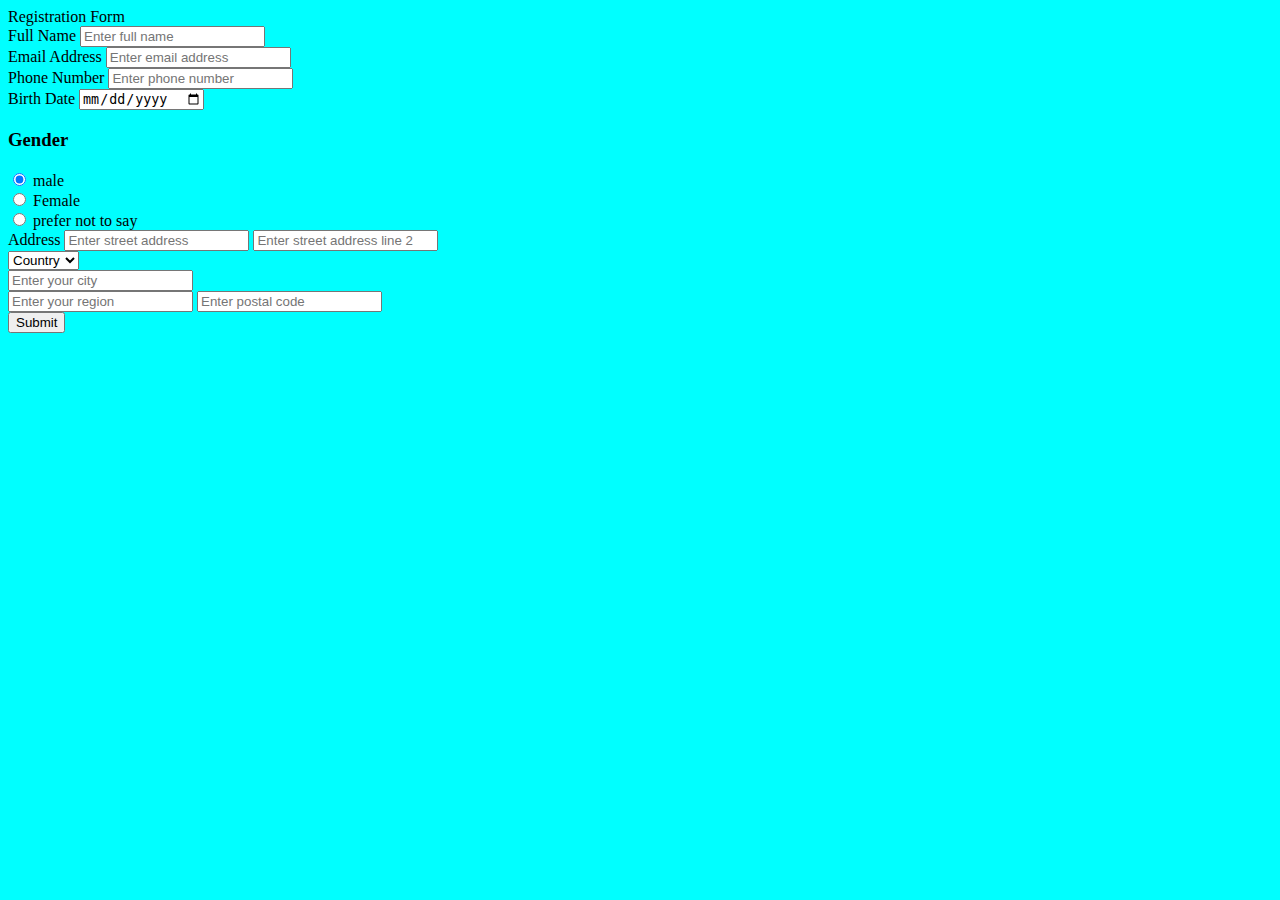
<file: index.html>
<!DOCTYPE html>

<html lang="en">
  <head>
    <meta charset="UTF-8" />
    <meta name="viewport" content="width=device-width, initial-scale=1.0" />
    <meta http-equiv="X-UA-Compatible" content="ie=edge" />
    <title>Registration Form in HTML CSS</title>
    <!---Custom CSS File--->
    <link rel="stylesheet" href="style.css" />
  </head>
  <body>
    <section class="container">
      <header>Registration Form</header>
      <form action="#" class="form">
        <div class="input-box">
          <label>Full Name</label>
          <input type="text" placeholder="Enter full name" required />
        </div>

        <div class="input-box">
          <label>Email Address</label>
          <input type="text" placeholder="Enter email address" required />
        </div>

        <div class="column">
          <div class="input-box">
            <label>Phone Number</label>
            <input type="number" placeholder="Enter phone number" required />
          </div>
          <div class="input-box">
            <label>Birth Date</label>
            <input type="date" placeholder="Enter birth date" required />
          </div>
        </div>
        <div class="gender-box">
          <h3>Gender</h3>
          <div class="gender-option">
            <div class="gender">
              <input type="radio" id="check-male" name="gender" checked />
              <label for="check-male">male</label>
            </div>
            <div class="gender">
              <input type="radio" id="check-female" name="gender" />
              <label for="check-female">Female</label>
            </div>
            <div class="gender">
              <input type="radio" id="check-other" name="gender" />
              <label for="check-other">prefer not to say</label>
            </div>
          </div>
        </div>
        <div class="input-box address">
          <label>Address</label>
          <input type="text" placeholder="Enter street address" required />
          <input type="text" placeholder="Enter street address line 2" required />
          <div class="column">
            <div class="select-box">
              <select>
                <option hidden>Country</option>
                <option>America</option>
                <option>Japan</option>
                <option>India</option>
                <option>Nepal</option>
              </select>
            </div>
            <input type="text" placeholder="Enter your city" required />
          </div>
          <div class="column">
            <input type="text" placeholder="Enter your region" required />
            <input type="number" placeholder="Enter postal code" required />
          </div>
        </div>
        <button>Submit</button>
      </form>
    </section>
  </body>
</html>
</file>
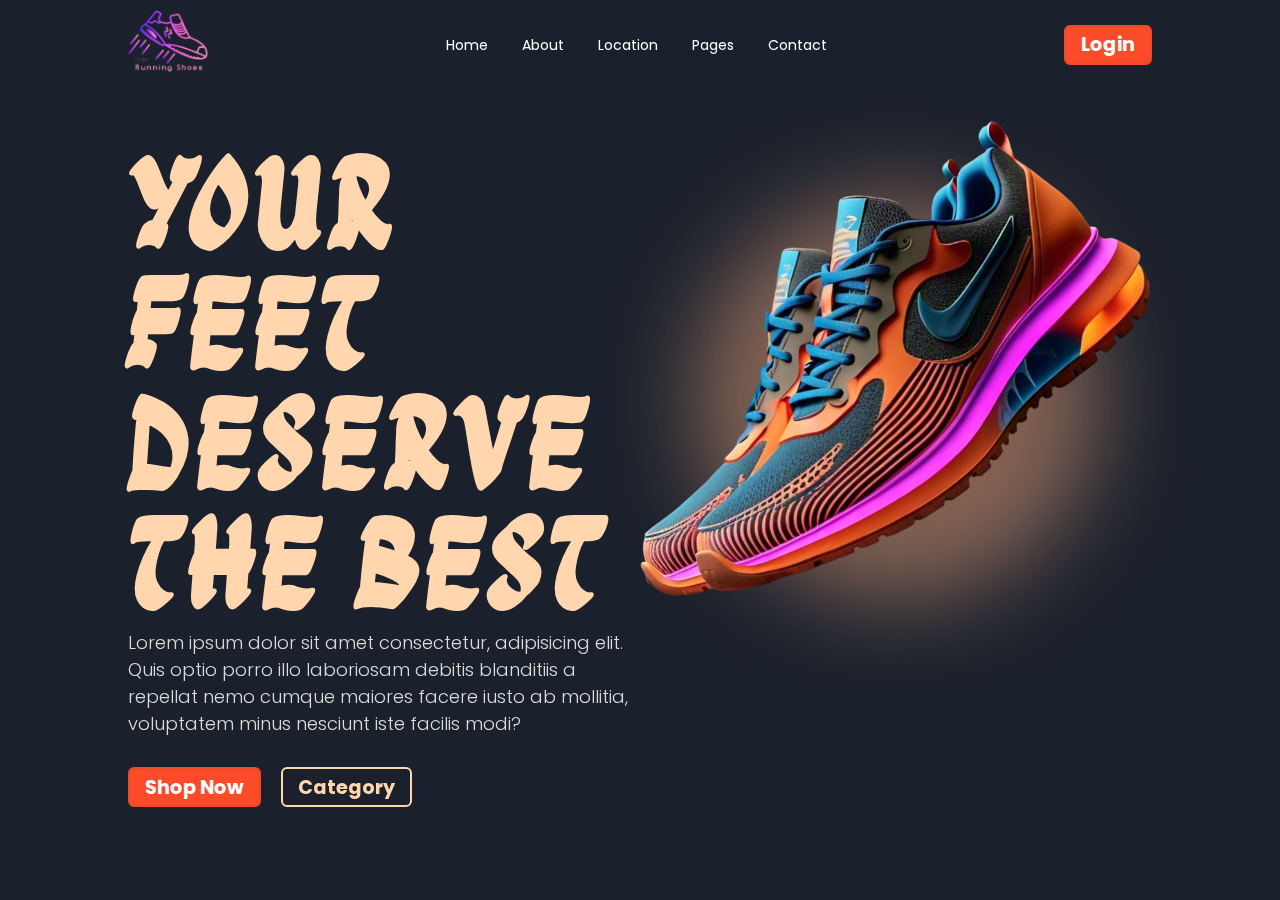
<file: E-Commerce Website/index.html>
<!DOCTYPE html>
<html lang="en">
<head>
    <meta charset="UTF-8">
    <meta name="viewport" content="width=device-width, initial-scale=1.0">
    <link rel="stylesheet" href="https://unpkg.com/aos@next/dist/aos.css" />
    <link rel="stylesheet" href="style.css">
    <title>Shoes Website</title>
</head>
<body>
    <div class="main-container">
        <div class="navbar">
            <a href="#" class="logo" data-aos="zoom-in" data-aos-duration="1000" >
                <img src="images/logo.png" alt="">
            </a>
            <ul id="sidemenu">
                <li data-aos="fade-up" data-aos-duration="1000" data-aos-delay="100"><a href="" class="active">Home</a></li>
                <li data-aos="fade-up" data-aos-duration="1000" data-aos-delay="200"><a href="">About</a></li>
                <li data-aos="fade-up" data-aos-duration="1000" data-aos-delay="300"><a href="">Location</a></li>
                <li data-aos="fade-up" data-aos-duration="1000" data-aos-delay="400"><a href="">Pages</a></li>
                <li data-aos="fade-up" data-aos-duration="1000" data-aos-delay="500"><a href="">Contact</a></li>
            </ul>
            <div class="nav-btn" data-aos="fade-left" data-aos-duration="1000" data-aos-delay="700">
                <button class="login-btn">Login</button>
                <button id="toggleBtn" class="toggle-btn">
                    <img src="images/bar-icon.svg" alt="">
                </button>
            </div>
        </div>
            <div class="bottom-content">
                <div class="bottom-left">
                    <h1 data-aos="fade-right" data-aos-duration="1000" data-aos-delay="900">Your feet <br>deserve <br> the best</h1>
                    <p data-aos="fade-left" data-aos-duration="1000" data-aos-delay="1100">Lorem ipsum dolor sit amet consectetur, adipisicing elit. Quis optio porro illo laboriosam debitis blanditiis a repellat nemo cumque maiores facere iusto ab mollitia, voluptatem minus nesciunt iste facilis modi?</p>
                    <div class="btn-sec">
                        <button data-aos="fade-right" data-aos-duration="1000" data-aos-delay="1300">Shop Now</button>
                        <button data-aos="fade-left" data-aos-duration="1000" data-aos-delay="1300">Category</button>
                    </div>
                </div>
                <div class="bottom-right">
                    <img src="images/bg-effact.png" alt="" class="bg-effect" data-aos="zoom-in" data-aos-duration="2000">
                    <img src="images/shoes-img.png" alt="" class="shoes-img" data-aos="zoom-out" data-aos-duration="2000">
                </div>
            </div>
    </div>
    <script>
        const toggleBtn = document.getElementById("toggleBtn")
        const sideMenu = document.getElementById("sidemenu")

        toggleBtn.addEventListener("click", () => {
            sideMenu.classList.toggle("active")
        })
    </script>
      <script src="https://unpkg.com/aos@next/dist/aos.js"></script>
      <script>
        AOS.init({offset:0});
      </script>
</body>
</html>
</file>
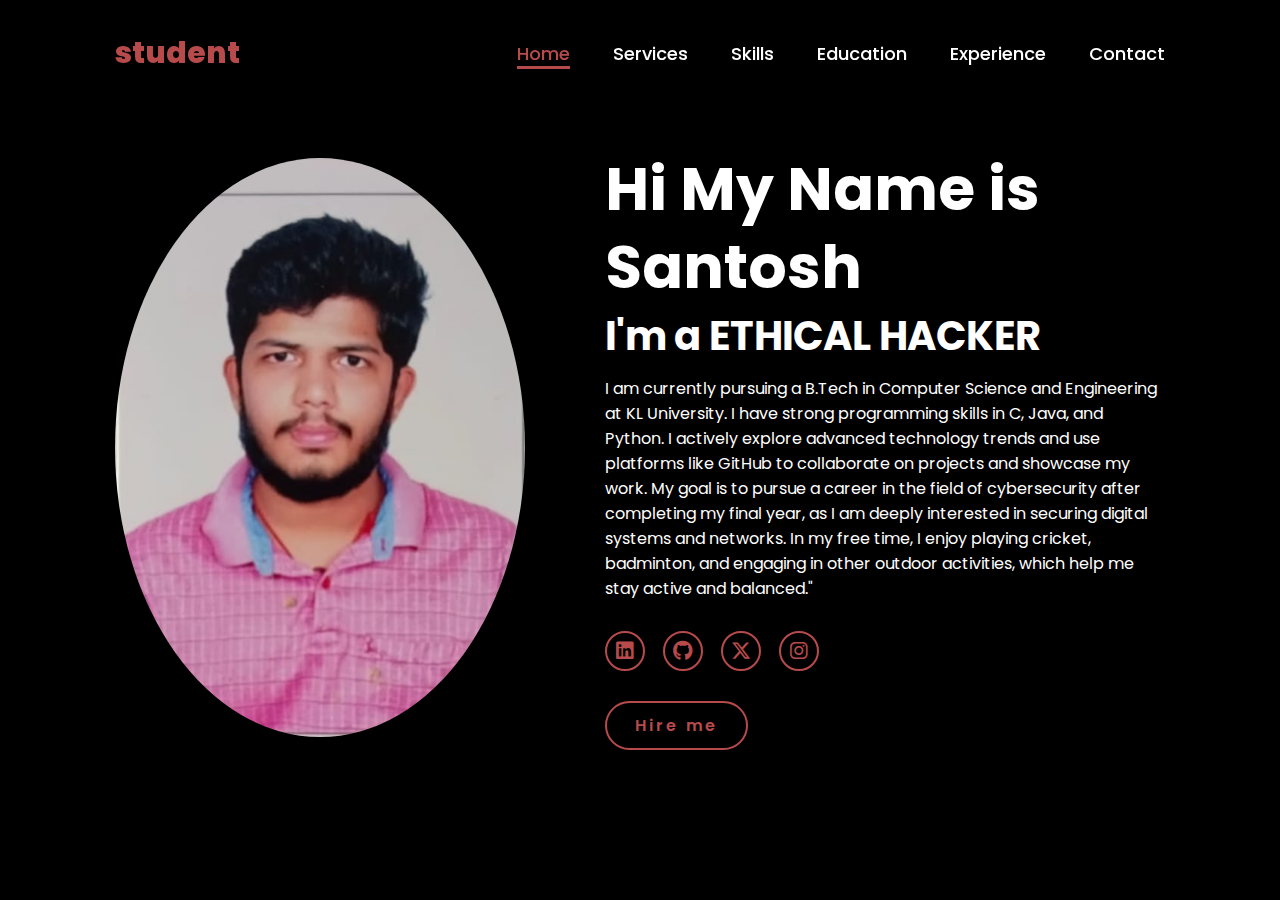
<file: Portfolio-1/index.html>
<!DOCTYPE html>
<html lang="en">
    
<head>
    <meta charset="UTF-8">
    <meta name="viewport" content="width=device-width, initial-scale=1.0">
    <link rel="stylesheet" href="https://cdnjs.cloudflare.com/ajax/libs/font-awesome/6.5.2/css/all.min.css">
    <link rel="stylesheet" href="style.css">
    <title>Portfolio Website</title>
</head>
<body>
    <header>
        <a href="#" class="logo">student</a>

        <nav>
            <a href="#" class="active"> Home</a>
            <a href="#" >Services</a>
            <a href="#" >Skills</a>
            <a href="#" >Education</a>
            <a href="#" >Experience</a>
            <a href="#" >Contact</a>
        </nav>
    </header>
    <section class="home">
        <div class="home-img">
            <img src="image.jpg" alt="">
        </div>
        <div class="home-content">
            <h1>Hi My Name is Santosh</h1>
            <h3 class="typing-text">I'm a ETHICAL HACKER</h3>
            <p>I am currently pursuing a B.Tech in Computer Science and Engineering at KL University. I have strong programming skills in C, Java, and Python. I actively explore advanced technology trends and use platforms like GitHub to collaborate on projects and showcase my work. My goal is to pursue a career in the field of cybersecurity after completing my final year, as I am deeply interested in securing digital systems and networks.
In my free time, I enjoy playing cricket, badminton, and engaging in other outdoor activities, which help me stay active and balanced."</p>
            <div class="social-icons">
                <a href="#"><i class="fa-brands fa-linkedin"></i></a>
                <a href="#"><i class="fa-brands fa-github"></i></a>
                <a href="#"><i class="fa-brands fa-x-twitter"></i></a>
                <a href="#"><i class="fa-brands fa-instagram"></i></a>
            </div>
            <a href="#" class="btn">Hire me</a>
        </div>
    </section>
</body>
</html>
</file>
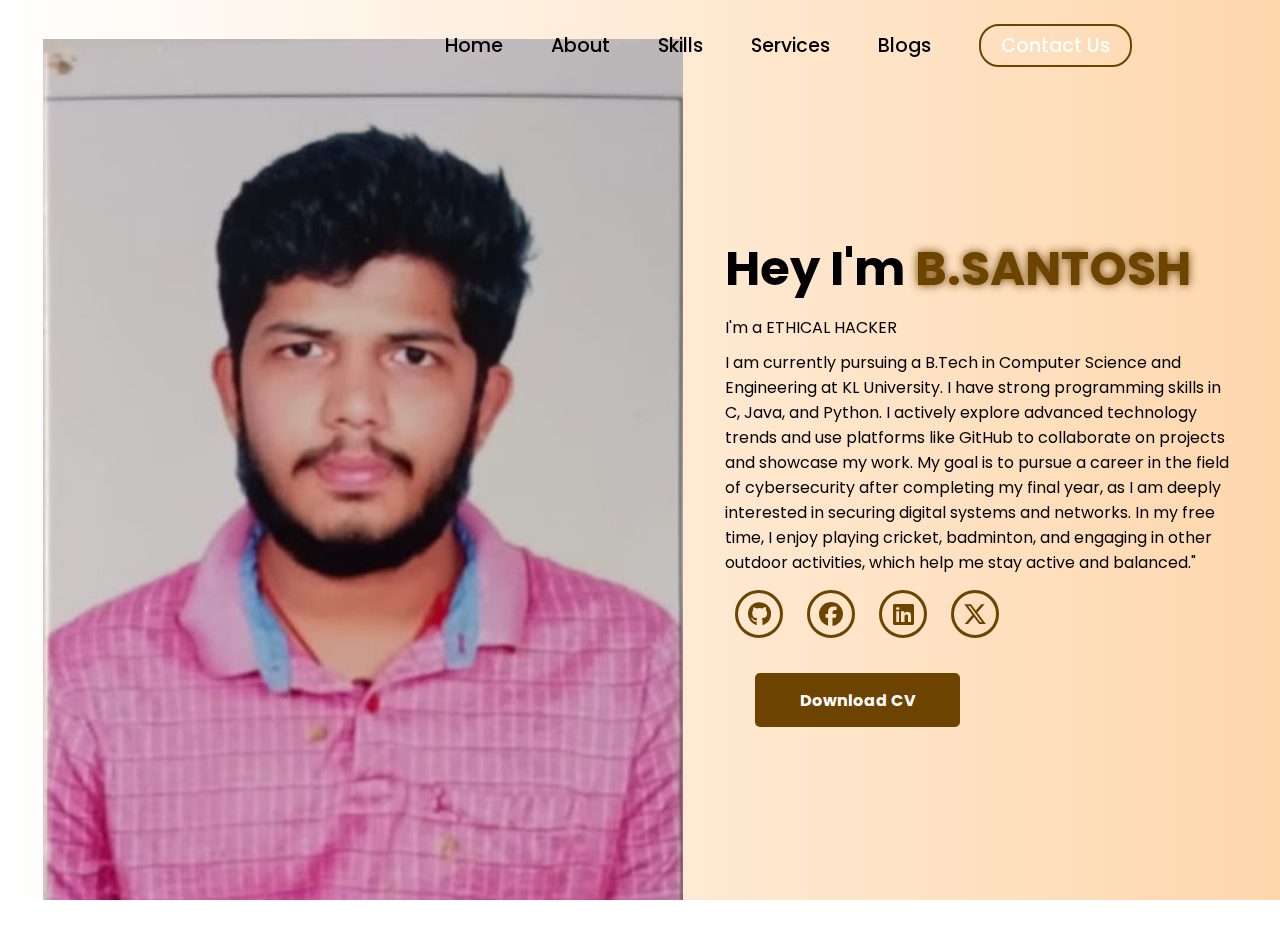
<file: Portfolio-2/index.html>
<!DOCTYPE html>
<html lang="en">

<head>
    <meta charset="UTF-8">
    <meta name="viewport" content="width=device-width, initial-scale=1.0">
    <link rel="stylesheet" href="https://cdnjs.cloudflare.com/ajax/libs/font-awesome/6.7.1/css/all.min.css">
    <title>Dr.A.S.K Reddy Portfolio</title>
    <link rel="stylesheet" href="style.css">
    <link rel="stylesheet" href="https://unpkg.com/aos@next/dist/aos.css" />
</head>

<body>
    <nav>
        <div class="nav-container">
            <div class="logo" data-aos="zoom-in" data-aos-duration="1000">
                
            </div>
            <div class="links">
                <div class="link" data-aos="fade-up" data-aos-duration="1000" data-aos-delay="100"><a href="#">Home</a>
                </div>
                <div class="link" data-aos="fade-up" data-aos-duration="1000" data-aos-delay="200"><a href="#">About</a>
                </div>
                <div class="link" data-aos="fade-up" data-aos-duration="1000" data-aos-delay="300"><a
                        href="#">Skills</a></div>
                <div class="link" data-aos="fade-up" data-aos-duration="1000" data-aos-delay="400"><a
                        href="#">Services</a></div>
                <div class="link" data-aos="fade-up" data-aos-duration="1000" data-aos-delay="500"><a href="#">Blogs</a>
                </div>
                <div class="link contact-btn" data-aos="fade-up" data-aos-duration="1000" data-aos-delay="600"><a
                        href="#">Contact Us</a></div>
            </div>
            <i class="fa-solid fa-bars hamburg" onclick="hamburg()"></i>
        </div>
        <div class="dropdown">
            <div class="links">
                <a href="">Home</a>
                <a href="">About</a>
                <a href="">Skills</a>
                <a href="">Services</a>
                <a href="">Blogs</a>
                <a href="">Contact Us</a>
                <i class="fa-solid fa-xmark cancel" onclick="cancel()"></i>
            </div>
        </div>
    </nav>
    <section>
        <div class="main-container">
            <div class="image" data-aos="zoom-in-right" data-aos-duration="2500">
                <img src="image.jpg" alt="Profile Image" width="10%" height="10%">
            </div>
            <div class="content">
                <h1 data-aos="fade-left" data-aos-duration="1000" data-aos-delay="800">Hey I'm <span>B.SANTOSH</span></h1>
                <div class="typewriter" data-aos="fade-right" data-aos-duration="1000" data-aos-delay="900"></div>
                <p data-aos="flip-up" data-aos-duration="1000" data-aos-delay="1000">I'm a ETHICAL HACKER</h3>
            <p>I am currently pursuing a B.Tech in Computer Science and Engineering at KL University. I have strong programming skills in C, Java, and Python. I actively explore advanced technology trends and use platforms like GitHub to collaborate on projects and showcase my work. My goal is to pursue a career in the field of cybersecurity after completing my final year, as I am deeply interested in securing digital systems and networks.
In my free time, I enjoy playing cricket, badminton, and engaging in other outdoor activities, which help me stay active and balanced."
                </p>
                <div class="social-links" data-aos="flip-down" data-aos-duration="1000" data-aos-delay="1200">
                    <a href="#"><i class="fa-brands fa-github"></i></a>
                    <a href="#"><i class="fa-brands fa-facebook"></i></a>
                    <a href="#"><i class="fa-brands fa-linkedin"></i></a>
                    <a href="#"><i class="fa-brands fa-x-twitter"></i></a>
                </div>
                <div class="btn" data-aos="zoom-out-left" data-aos-duration="1000" data-aos-delay="1300">
                    <button>Download CV</button>
                </div>
            </div>
        </div>
    </section>
    <script src="https://unpkg.com/aos@next/dist/aos.js"></script>
    <script>
        AOS.init({ offset: 0 });
    </script>
    <script>
        function hamburg() {
            const navbar = document.querySelector(".dropdown")
            navbar.style.transform = "translateY(0px)"
        }
        function cancel() {
            const navbar = document.querySelector(".dropdown")
            navbar.style.transform = "translateY(-500px)"
        }
    </script>
</body>

</html>
</file>
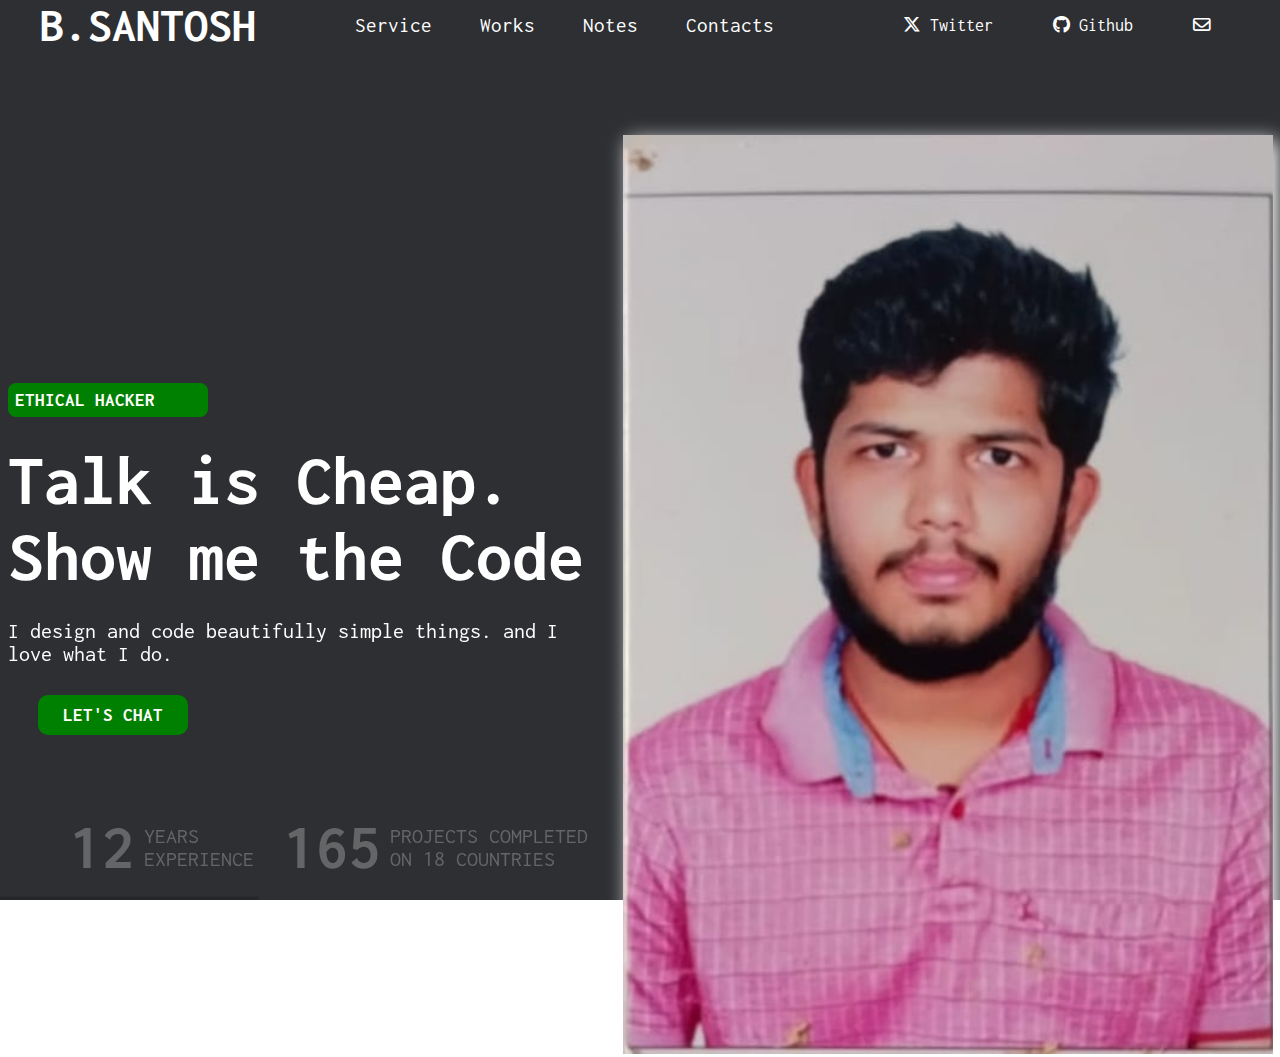
<file: Portfolio-3/index.html>
<!DOCTYPE html>
<html lang="en">
<head>
    <meta charset="UTF-8">
    <meta name="viewport" content="width=device-width, initial-scale=1.0">
    <link rel="stylesheet" href="style.css">
    <link rel="stylesheet" href="https://unpkg.com/aos@next/dist/aos.css" />
    <link rel="stylesheet" href="https://cdnjs.cloudflare.com/ajax/libs/font-awesome/6.5.1/css/all.min.css">
    <title>Portfolio Website</title>
</head>
<body>
    <nav>
        <div class="container">
            <div class="logo"><h1>B.SANTOSH</h1></div>
            <div class="links">
                <a href="">Service</a>
                <a href="">Works</a>
                <a href="">Notes</a>
                <a href="">Contacts</a>
            </div>
            <div class="social-links">
                <div class="twitter">
                    <i class="fa-brands fa-x-twitter"></i>
                    <label for="">Twitter</label>
                </div>
                <div class="github">
                    <i class="fa-brands fa-github"></i>
                    <label for="">Github</label>
                </div>
                <div class="mail"><i class="fa-regular fa-envelope"></i></div>
            </div>
        </div>
    </nav>
    <section>
        <div class="content">
            <div class="heading">
                <h3 data-aos="fade-right" data-aos-duration="1100" data-aos-delay="200">ETHICAL HACKER</h3>
                <h1 data-aos="fade-right" data-aos-duration="1100" data-aos-delay="400">Talk is Cheap. <span>Show me the Code</span></h1>
                <p data-aos="fade-right" data-aos-duration="1100" data-aos-delay="600">I design and code beautifully simple things. and I love what I do.</p>
                <button data-aos="fade-right" data-aos-duration="1100" data-aos-delay="800">LET'S CHAT</button>
            </div>
            <div class="image" data-aos="fade-left" data-aos-duration="1500"><img src="image.jpg" alt=""></div>
        </div>
    </section>
    <div class="quality">
        <div class="experience">
            <h1>12</h1>
            <label for="">YEARS EXPERIENCE</label>
        </div>
        <div class="experience gap">
            <h1>165</h1>
            <label for="">PROJECTS COMPLETED ON 18 COUNTRIES</label>
        </div>
    </div>
    <script src="https://unpkg.com/aos@next/dist/aos.js"></script>
    <script>
      AOS.init();
    </script>
</body>
</html>
</file>
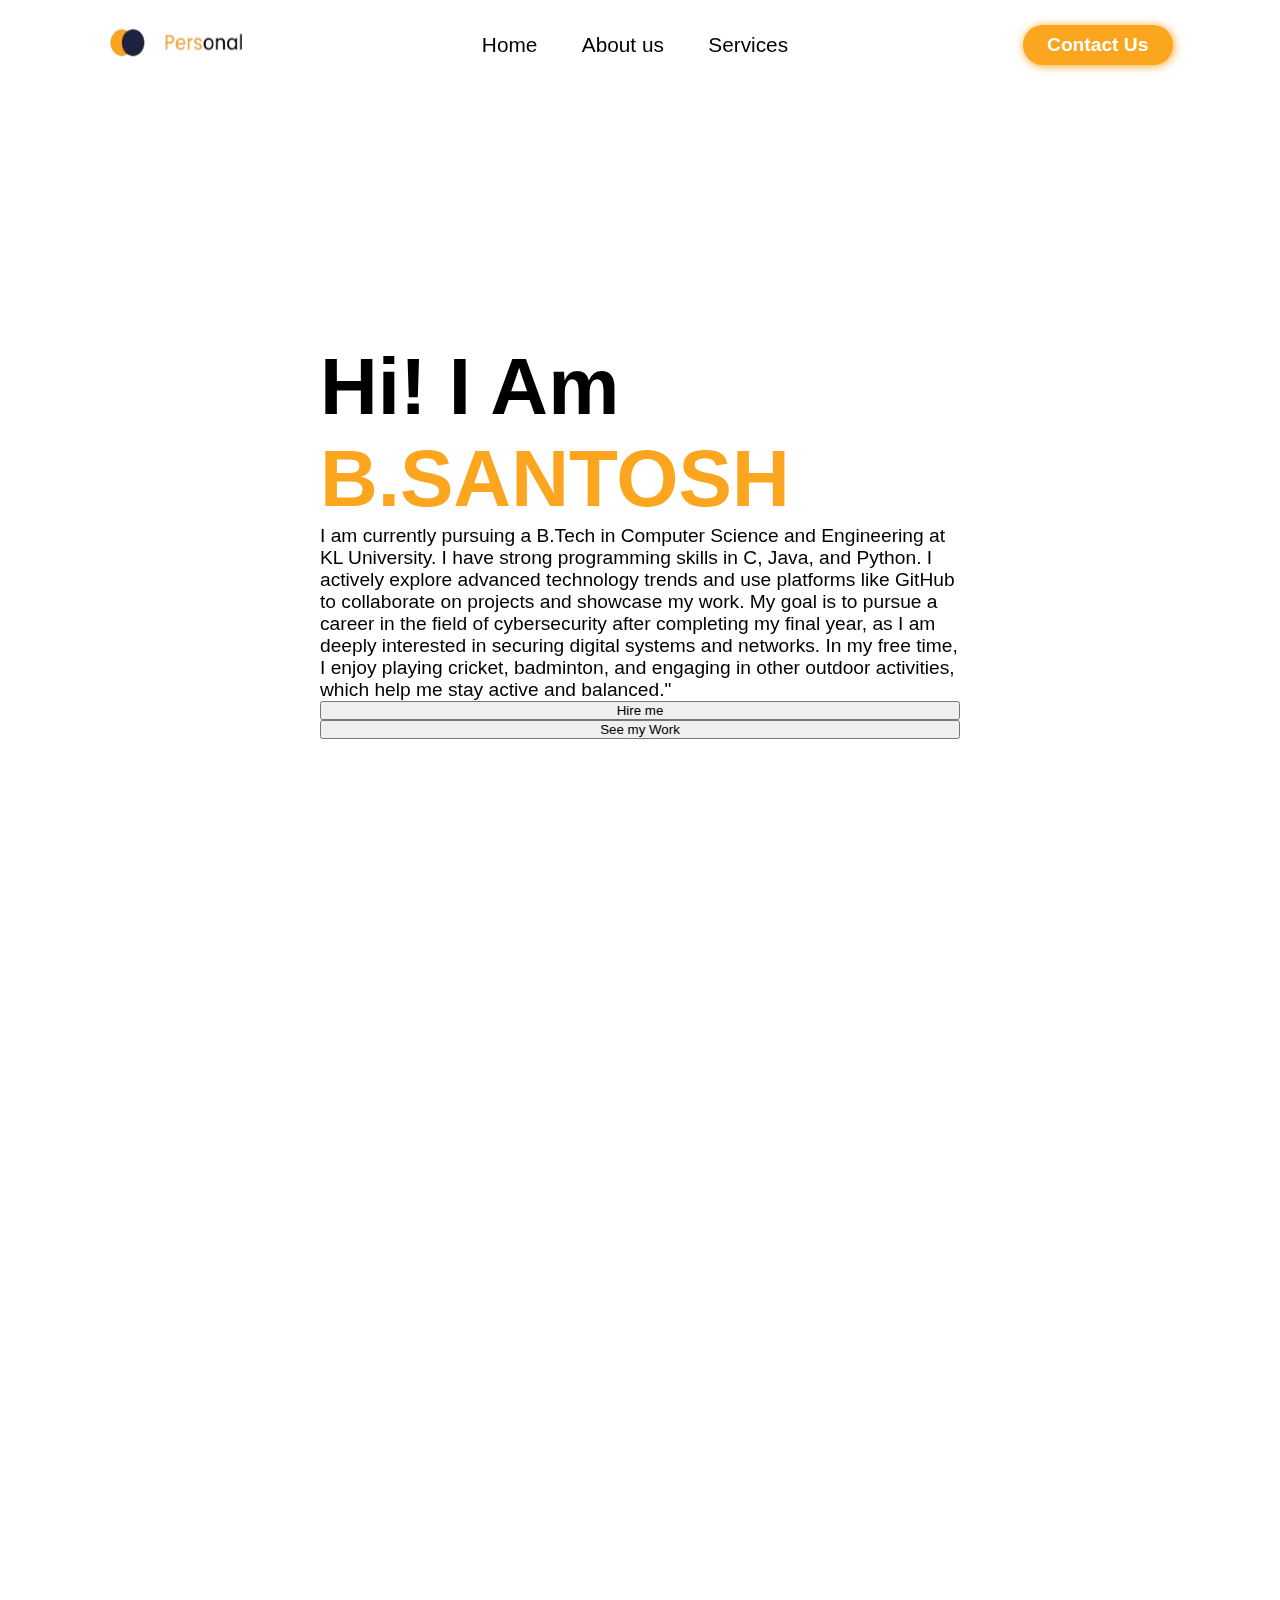
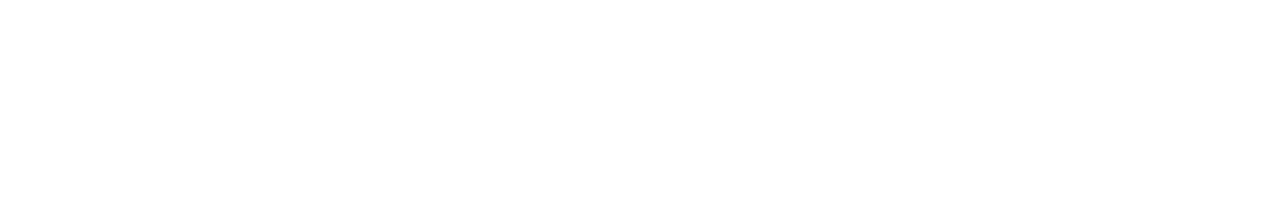
<file: Portfolio-4/index.html>
<!DOCTYPE html>
<html lang="en">
<head>
    <meta charset="UTF-8">
    <meta name="viewport" content="width=device-width, initial-scale=1.0">
    <title>Portfolio Website</title>
    <link rel="stylesheet" href="https://unpkg.com/aos@next/dist/aos.css" />
    <link rel="stylesheet" href="style.css">
</head>
<body>
    <nav>
        <div class="nav-container">
            <div class="logo">
                <img src="logo.png" alt="">
            </div>
            <div class="links">
                <a href="">Home</a>
                <a href="">About us</a>
                <a href="">Services</a>
            </div>
            <button>Contact Us</button>
            <svg xmlns="http://www.w3.org/2000/svg" class="hamburg" height="32" width="34" viewBox="0 0 448 512"><!--!Font Awesome Free 6.5.1 by @fontawesome - https://fontawesome.com License - https://fontawesome.com/license/free Copyright 2024 Fonticons, Inc.--><path d="M0 96C0 78.3 14.3 64 32 64H416c17.7 0 32 14.3 32 32s-14.3 32-32 32H32C14.3 128 0 113.7 0 96zM0 256c0-17.7 14.3-32 32-32H416c17.7 0 32 14.3 32 32s-14.3 32-32 32H32c-17.7 0-32-14.3-32-32zM448 416c0 17.7-14.3 32-32 32H32c-17.7 0-32-14.3-32-32s14.3-32 32-32H416c17.7 0 32 14.3 32 32z"/></svg>
        </div>
        <div class="dropmenu">
            <a href="">Home</a>
            <a href="">About us</a>
            <a href="">Services</a>    
            <button>Contact Us</button>
            <svg xmlns="http://www.w3.org/2000/svg" class="cancel" height="36" width="32" viewBox="0 0 384 512"><!--!Font Awesome Free 6.5.1 by @fontawesome - https://fontawesome.com License - https://fontawesome.com/license/free Copyright 2024 Fonticons, Inc.--><path d="M342.6 150.6c12.5-12.5 12.5-32.8 0-45.3s-32.8-12.5-45.3 0L192 210.7 86.6 105.4c-12.5-12.5-32.8-12.5-45.3 0s-12.5 32.8 0 45.3L146.7 256 41.4 361.4c-12.5 12.5-12.5 32.8 0 45.3s32.8 12.5 45.3 0L192 301.3 297.4 406.6c12.5 12.5 32.8 12.5 45.3 0s12.5-32.8 0-45.3L237.3 256 342.6 150.6z"/></svg>
        </div>
    </nav>
    <section>
        <div class="content">
            <div class="main-content">
                <h1 data-aos="fade-right" data-aos-duration="1500">Hi! I Am</h1>
                <span data-aos="fade-left" data-aos-duration="1500" data-aos-delay="200">B.SANTOSH</span>
                <p data-aos="flip-up" data-aos-duration="1500" data-aos-delay="400">I am currently pursuing a B.Tech in Computer Science and Engineering at KL University. I have strong programming skills in C, Java, and Python. I actively explore advanced technology trends and use platforms like GitHub to collaborate on projects and showcase my work. My goal is to pursue a career in the field of cybersecurity after completing my final year, as I am deeply interested in securing digital systems and networks.
In my free time, I enjoy playing cricket, badminton, and engaging in other outdoor activities, which help me stay active and balanced."</p>
                    <button data-aos="zoom-in" data-aos-duration="1500" data-aos-delay="600">Hire me</button>
                    <button data-aos="zoom-in" data-aos-duration="1500" data-aos-delay="600">See my Work</button>
                </div>
            </div>
            <div class="image">
                <img src="image.jpg" data-aos="zoom-out" data-aos-duration="2000">
            </div>
        </div>
    </section>
    <script src="https://unpkg.com/aos@next/dist/aos.js"></script>
    <script>
      AOS.init({offset:1});
    </script>
    <script>
        const hamburg = document.querySelector('.hamburg')
        const cancel = document.querySelector('.cancel')
        const navbar = document.querySelector('.dropmenu');
        
        hamburg.addEventListener('click', ()=>{
            navbar.style.transform = "translateY(0px)"
            hamburg.style.display = 'none'
        })
        cancel.addEventListener('click', ()=>{
            navbar.style.transform = "translateY(-300px)"
            hamburg.style.display = 'block'
        })
    </script>
</body>
</html>
</file>
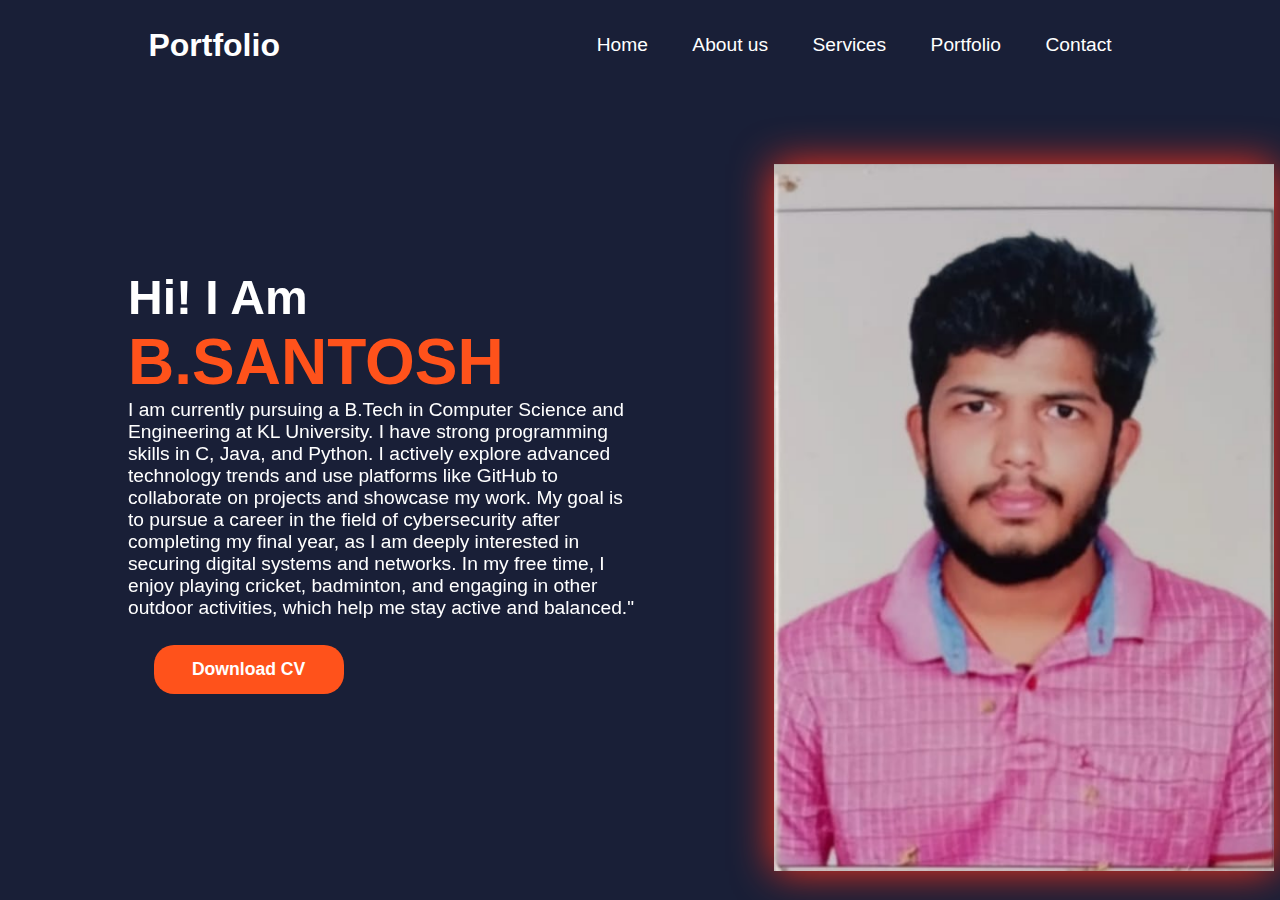
<file: Portfolio-5/index.html>
<!DOCTYPE html>
<html lang="en">
<head>
    <meta charset="UTF-8">
    <meta name="viewport" content="width=device-width, initial-scale=1.0">
    <title>Portfolio Website</title>
    <link rel="stylesheet" href="style.css">
    <link rel="stylesheet" href="https://unpkg.com/aos@next/dist/aos.css" />
</head>
<body>
    <nav>
        <div class="nav-container">
            <div class="logo"><h1>Portfolio</h1></div>
            <div class="links">
                <a href="">Home</a>
                <a href="">About us</a>
                <a href="">Services</a>
                <a href="">Portfolio</a>
                <a href="">Contact</a>
            </div>
        </div>
        <svg xmlns="http://www.w3.org/2000/svg" class="hamburg" height="32" width="34" viewBox="0 0 448 512"><!--!Font Awesome Free 6.5.2 by @fontawesome - https://fontawesome.com License - https://fontawesome.com/license/free Copyright 2024 Fonticons, Inc.--><path d="M0 96C0 78.3 14.3 64 32 64H416c17.7 0 32 14.3 32 32s-14.3 32-32 32H32C14.3 128 0 113.7 0 96zM0 256c0-17.7 14.3-32 32-32H416c17.7 0 32 14.3 32 32s-14.3 32-32 32H32c-17.7 0-32-14.3-32-32zM448 416c0 17.7-14.3 32-32 32H32c-17.7 0-32-14.3-32-32s14.3-32 32-32H416c17.7 0 32 14.3 32 32z"/></svg>
        <div class="dropdown">
            <a href="">Home</a>
            <a href="">About us</a>
            <a href="">Services</a>
            <a href="">Portfolio</a>
            <a href="">Contact</a>
            <svg xmlns="http://www.w3.org/2000/svg" class="cancel" height="34" width="32" viewBox="0 0 384 512"><!--!Font Awesome Free 6.5.2 by @fontawesome - https://fontawesome.com License - https://fontawesome.com/license/free Copyright 2024 Fonticons, Inc.--><path d="M342.6 150.6c12.5-12.5 12.5-32.8 0-45.3s-32.8-12.5-45.3 0L192 210.7 86.6 105.4c-12.5-12.5-32.8-12.5-45.3 0s-12.5 32.8 0 45.3L146.7 256 41.4 361.4c-12.5 12.5-12.5 32.8 0 45.3s32.8 12.5 45.3 0L192 301.3 297.4 406.6c12.5 12.5 32.8 12.5 45.3 0s12.5-32.8 0-45.3L237.3 256 342.6 150.6z"/></svg>
        </div>
    </nav>
    <section>
        <div class="content">
            <div class="main-content">
                <h1 data-aos="fade-right" data-aos-duration="1500" >Hi! I Am</h1>
                <span data-aos="fade-left" data-aos-duration="1500" data-aos-delay="200" >B.SANTOSH</span>
                <p data-aos="flip-up" data-aos-duration="1500"  data-aos-delay="400">I am currently pursuing a B.Tech in Computer Science and Engineering at KL University. I have strong programming skills in C, Java, and Python. I actively explore advanced technology trends and use platforms like GitHub to collaborate on projects and showcase my work. My goal is to pursue a career in the field of cybersecurity after completing my final year, as I am deeply interested in securing digital systems and networks.
In my free time, I enjoy playing cricket, badminton, and engaging in other outdoor activities, which help me stay active and balanced."</p>
                <div class="buttons">
                    <button data-aos="zoom-in" data-aos-duration="1500" data-aos-delay="600">Download CV</button>
                </div>
            </div>
            <div class="images">
                <img src="image.jpg" data-aos="zoom-out" data-aos-duration="2000" >
            </div>
        </div>
    </section>
    <script src="https://unpkg.com/aos@next/dist/aos.js"></script>
    <script>
      AOS.init({offset:1,});
    </script>
    <script>
        const hamburg = document.querySelector('.hamburg')
        const cancel = document.querySelector('.cancel')
        const navbar = document.querySelector('.dropdown')

        hamburg.addEventListener("click", ()=>{
            navbar.style.transform = "translateY(0px)"
            hamburg.style.display = "none"
        })

        cancel.addEventListener("click", ()=>{
            navbar.style.transform = "translateY(-300px)"
            hamburg.style.display = "block"
        })
    </script>
</body>
</html>
</file>
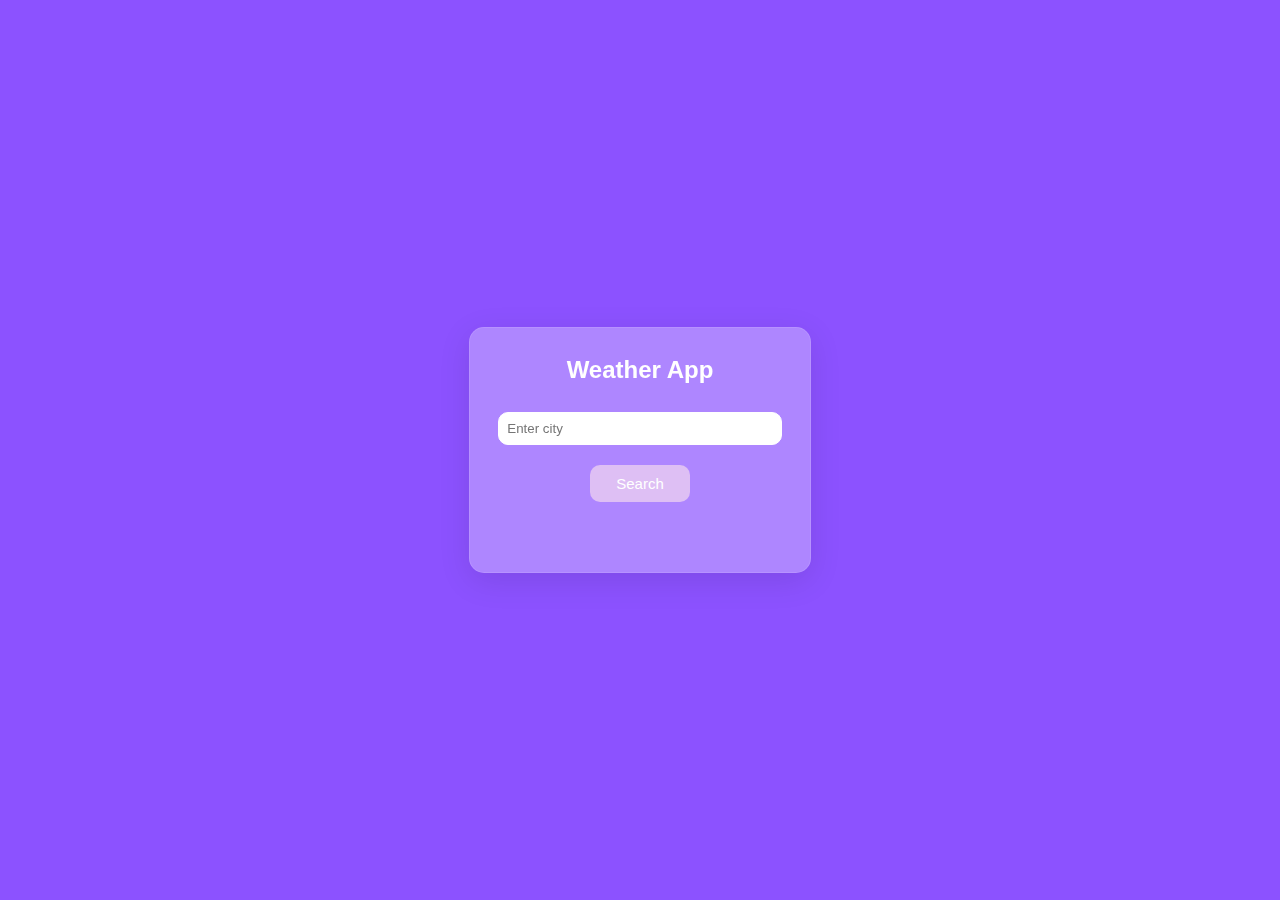
<file: WeatherApp_Partial/index.html>
<!DOCTYPE html>
<html lang="en">
<head>
    <meta charset="UTF-8">
    <meta name="viewport" content="width=device-width, initial-scale=1.0">
    <title>Weather App</title>
    <link rel="stylesheet" href="style.css">
</head>
<body>
    <div id="weather-container">
        <h2>Weather App</h2>
        <input type="text" id="city" placeholder="Enter city">
        <button onclick="getWeather()">Search</button>

        <img id="weather-icon" alt="Weather Icon">

        <div id="temp-div"></div>

        <div id="weather-info"></div>

        <div id="hourly-forecast"></div>
    </div>
    <script src="script.js"></script>
</body>
</html>
</file>
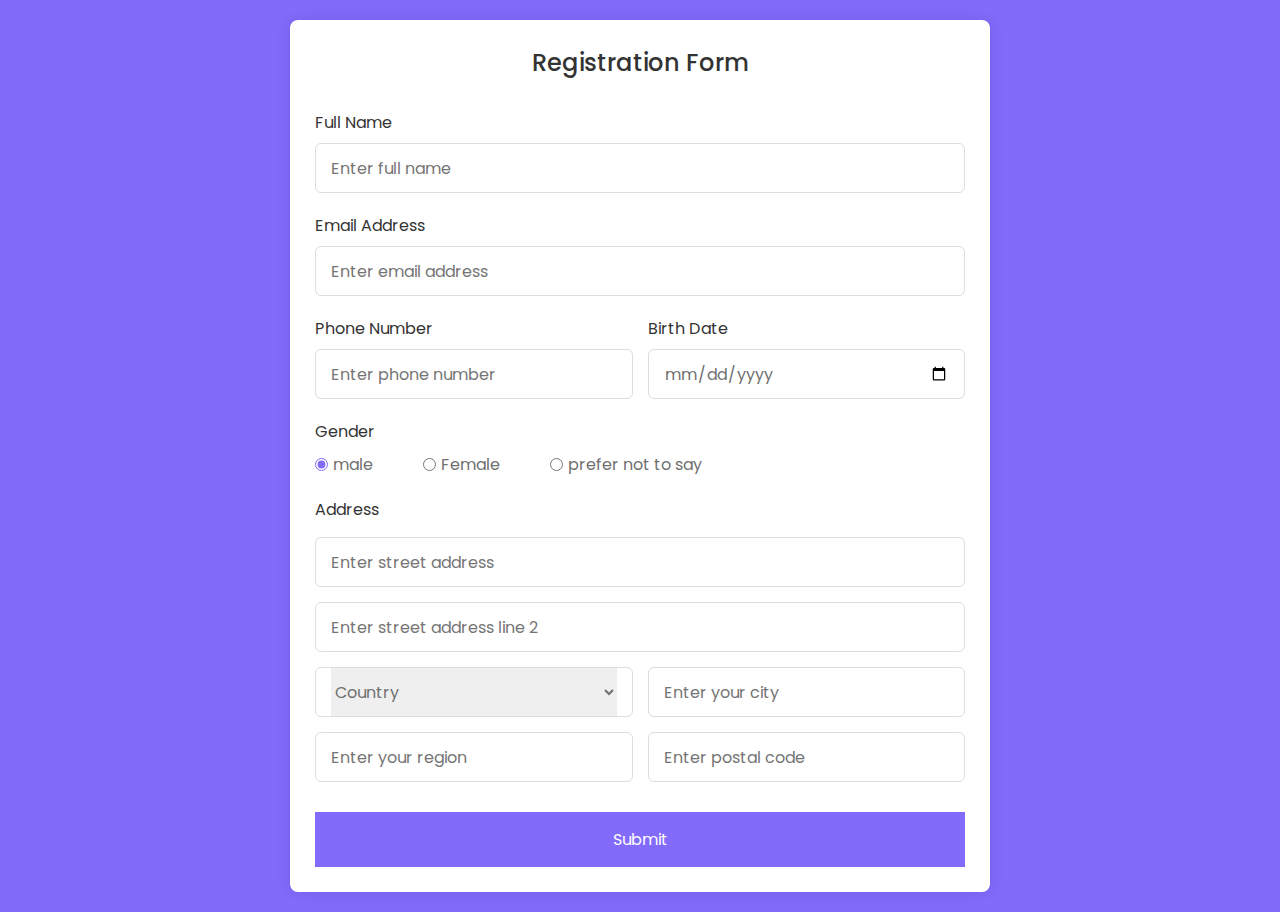
<file: Responsive Registration Form/Registration Form/index.html>
<!DOCTYPE html>

<html lang="en">
  <head>
    <meta charset="UTF-8" />
    <meta name="viewport" content="width=device-width, initial-scale=1.0" />
    <meta http-equiv="X-UA-Compatible" content="ie=edge" />
    <title>Registration Form in HTML CSS</title>
    <!---Custom CSS File--->
    <link rel="stylesheet" href="style.css" />
  </head>
  <body>
    <section class="container">
      <header>Registration Form</header>
      <form action="#" class="form">
        <div class="input-box">
          <label>Full Name</label>
          <input type="text" placeholder="Enter full name" required />
        </div>

        <div class="input-box">
          <label>Email Address</label>
          <input type="text" placeholder="Enter email address" required />
        </div>

        <div class="column">
          <div class="input-box">
            <label>Phone Number</label>
            <input type="number" placeholder="Enter phone number" required />
          </div>
          <div class="input-box">
            <label>Birth Date</label>
            <input type="date" placeholder="Enter birth date" required />
          </div>
        </div>
        <div class="gender-box">
          <h3>Gender</h3>
          <div class="gender-option">
            <div class="gender">
              <input type="radio" id="check-male" name="gender" checked />
              <label for="check-male">male</label>
            </div>
            <div class="gender">
              <input type="radio" id="check-female" name="gender" />
              <label for="check-female">Female</label>
            </div>
            <div class="gender">
              <input type="radio" id="check-other" name="gender" />
              <label for="check-other">prefer not to say</label>
            </div>
          </div>
        </div>
        <div class="input-box address">
          <label>Address</label>
          <input type="text" placeholder="Enter street address" required />
          <input type="text" placeholder="Enter street address line 2" required />
          <div class="column">
            <div class="select-box">
              <select>
                <option hidden>Country</option>
                <option>America</option>
                <option>Japan</option>
                <option>India</option>
                <option>Nepal</option>
              </select>
            </div>
            <input type="text" placeholder="Enter your city" required />
          </div>
          <div class="column">
            <input type="text" placeholder="Enter your region" required />
            <input type="number" placeholder="Enter postal code" required />
          </div>
        </div>
        <button>Submit</button>
      </form>
    </section>
  </body>
</html>
</file>
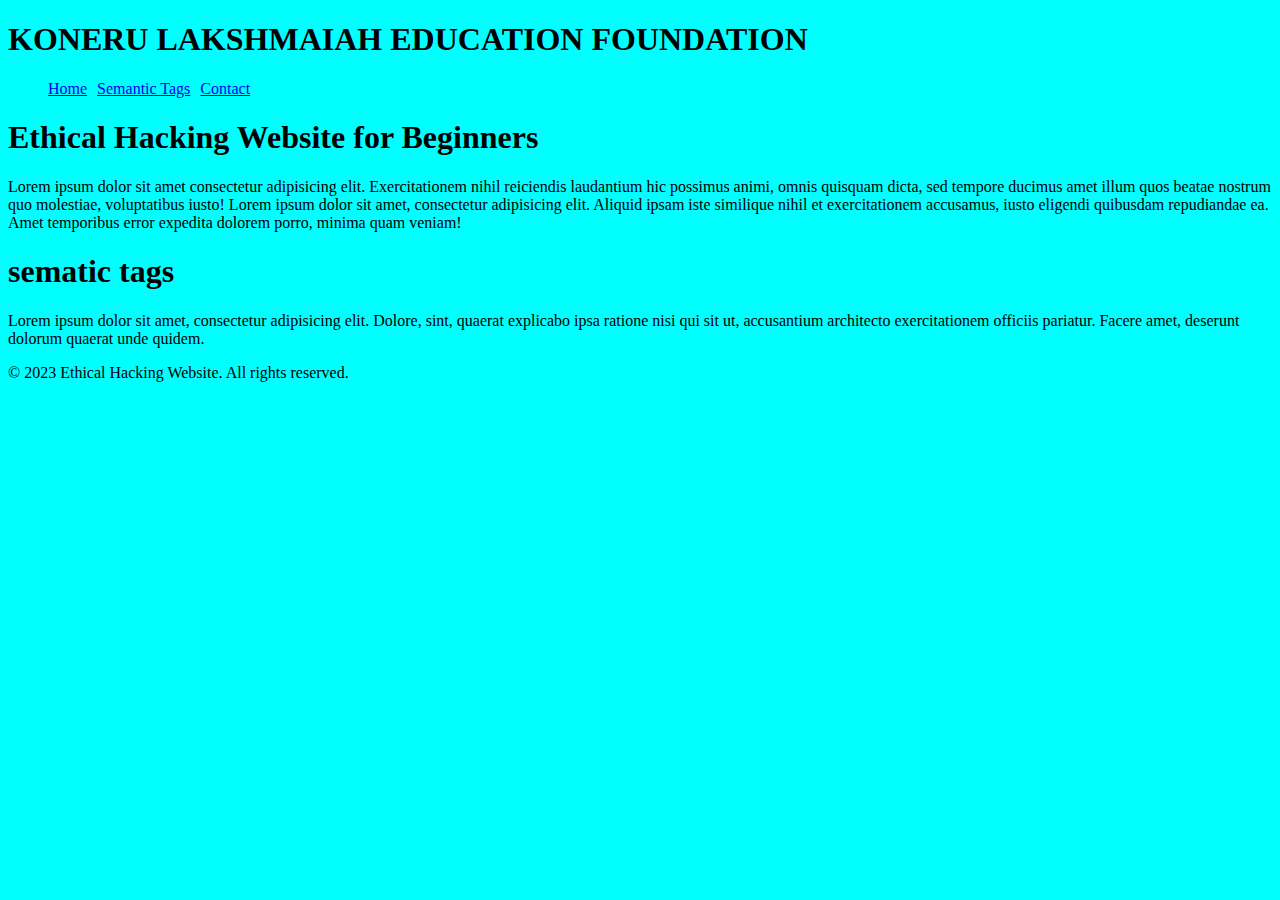
<file: program1.html>
<!DOCTYPE html>
<html lang="en">
<head>
    <meta charset="UTF-8">
    <meta name="viewport" content="width=device-width, initial-scale=1.0">
    <title>ETHICAL HACKER WEB</title>
    <link rel="stylesheet" href="style.css">
</head>
<body>
    <header class="page3">
    <h1>KONERU LAKSHMAIAH EDUCATION FOUNDATION</h1>
</header>
<nav>
    <ul style="display:flex;list-style:none;gap:10px;">
        <li><a href="program1.html">Home</a></li>
        <li><a href="sematictags.html">Semantic Tags</a></li>
        <li><a href="contact.html">Contact</a></li>
    </ul>
</nav>
    <section class="page1">
        
            <h1>Ethical Hacking Website for Beginners</h1>
            <p>Lorem ipsum dolor sit amet consectetur adipisicing elit. Exercitationem nihil 
            reiciendis laudantium hic possimus animi, omnis quisquam dicta, sed tempore ducimus
             amet illum quos beatae nostrum quo molestiae, voluptatibus iusto! Lorem ipsum dolor sit amet, consectetur adipisicing elit.
              Aliquid ipsam iste similique nihil et exercitationem accusamus, iusto eligendi quibusdam repudiandae ea. Amet temporibus error expedita dolorem porro, minima quam veniam!</p>
        
</section>
<section class="page2">
<article > 
    <h1>sematic tags</h1>
    <p>Lorem ipsum dolor sit amet, consectetur adipisicing elit. Dolore, sint, quaerat explicabo ipsa ratione nisi qui sit ut, accusantium architecto 
        exercitationem officiis pariatur. Facere amet, deserunt dolorum quaerat unde quidem.</p>
</article>
</section>
<footer>
    <p>
    &copy; 2023 Ethical Hacking Website. All rights reserved.
    </p>
</footer>

</body>
</body>
</file>
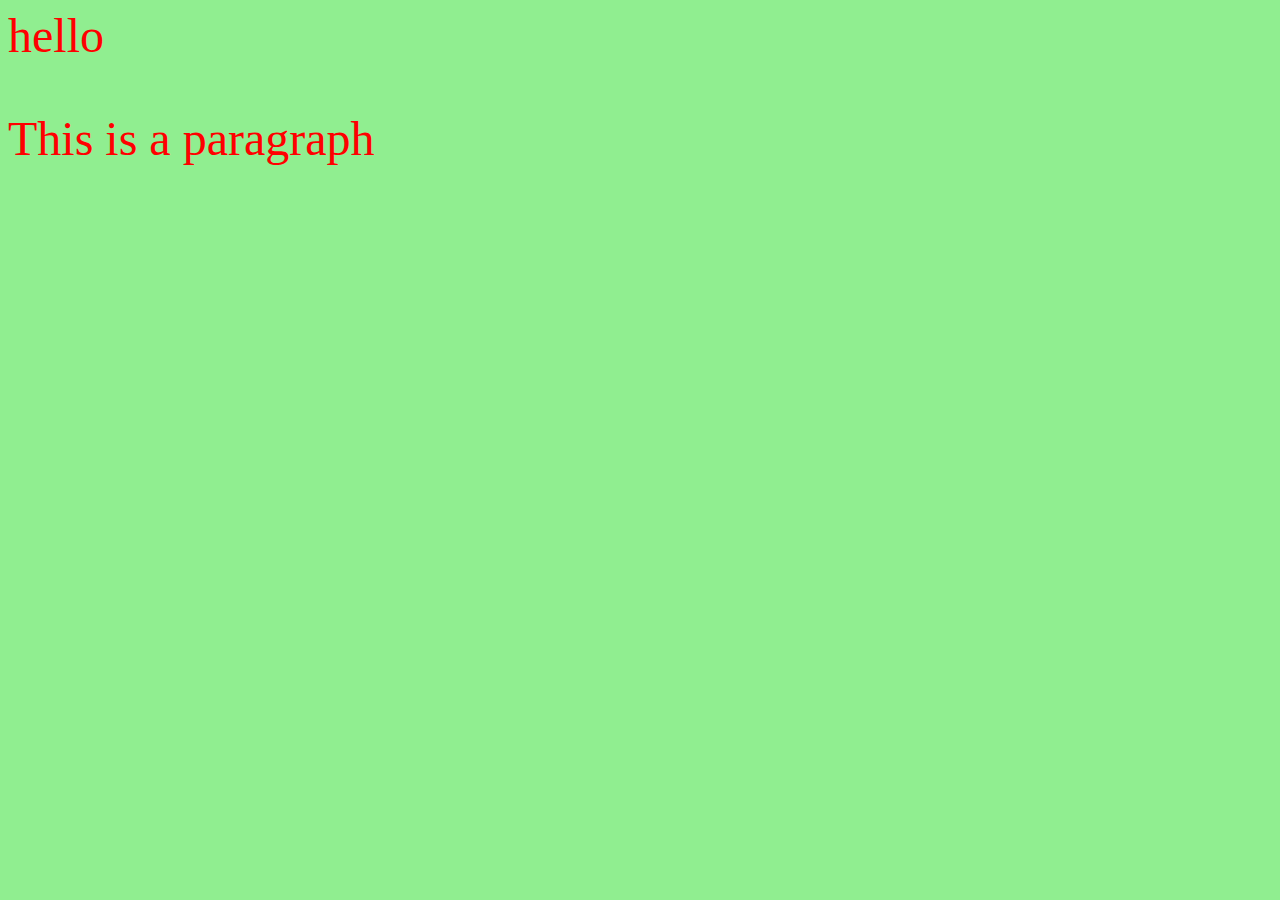
<file: program2 date 15 jume.html>
<html>
<head>
<title>
MY FIRST WEB PAGE
</title>
</head>
<body>
 <style>
        body {
            background-color: lightgreen;
        }
    </style>
<font face="jokerman" size="15" color="red">hello<font>
<p>This is a paragraph</p></body>
</html>
</file>
<file: style.css>
body{
    background-color:aqua
}
</file>
<file: E-Commerce Website/style.css>
@import url('https://fonts.googleapis.com/css2?family=Ga+Maamli&family=Kalnia+Glaze:wght@100..700&family=Poppins:ital,wght@0,100;0,200;0,300;0,400;0,500;0,600;0,700;0,800;0,900;1,100;1,200;1,300;1,400;1,500;1,600;1,700;1,800;1,900&family=Roboto+Slab:wght@100..900&display=swap');

*{
    padding: 0;
    margin: 0;
    font-family: 'Poppins', sans-serif;
    box-sizing: border-box;
    position: relative;
}

body{
    width: 100%;
    height: 100vh;
    overflow: hidden;
}

a{
    text-decoration: none;
    cursor: pointer;
}

button, input{
    background-color: none;
    outline: none;
    border: none;
}

.main-container{
    max-width: 1800px;
    width: 100%;
    min-height: 100vh;
    height: fit-content;
    background-color: #1b212c;
    padding: 0 10%;
}

.navbar{
    width: 100%;
    height: fit-content;
    display: flex;
    justify-content: space-between;
    flex-direction: row;
    align-items: center;
    padding: 10px 0;   
}

.logo{
    width: 80px;
}

.logo img{
    width: 100%;
}

.navbar ul{
    list-style-type: none;
}

.navbar ul li{
    display: inline-block;
    margin:  0 15px;
}

.navbar ul a{
    color: white;
    font-size: 14px;
    position: relative;
    transition: 0.2s linear;
}

.navbar ul a::before{
    content: "";
    position: absolute;
    left: 0;
    bottom: -6px;
    width: 0%;
    height: 3px;
    background-color: #fb4b29;
    transition: 0.2s linear;
}

.navbar ul a:hover::before, ul a:hover{
    color: #fb4b29;
    width: 100%;
}

.toggle-btn{
    display: none;
}

.login-btn, .btn-sec button{
    background-color: #fb4b29;
    color: white;
    width: auto;
    padding: 0 15px;
    height: 40px;
    font-size: 1.2rem;
    font-weight: bold;
    cursor: pointer;
    border-radius: 6px;
    border: 2px solid #ed4827;
    transition: 0.3s linear;
}

.login-btn:hover, .btn-sec button:hover{
    background-color: transparent;
    color: #ed4827;
    border: 2px solid #ed4827;
}

.bottom-content{
    width: 100%;
    height: fit-content;
    display: flex;
    justify-content: space-between;
    flex-direction: row;
    align-items: flex-start;
}

.bottom-left{
    width: 50%;
    height: fit-content;
    margin-top: 50px;
}

.bottom-left h1{
    color: #ffd6ae;
    font-size: 8rem;
    letter-spacing: 2px;
    word-spacing: 4px;
    line-height: 120px;
    font-family: "Ga Maamli", sans-serif;
    text-transform: uppercase;
}

.bottom-left p{
    font-size: 18px;
    color: #dbdbdb;
    font-weight: 300;
    margin: 10px 0 30px 0;
}

.btn-sec{
    display: flex;
    gap: 20px;
}

.btn-sec button:last-child{
    border: 2px solid #ffd6ae;
    background-color: transparent;
    color: #ffd6ae;
}

.btn-sec button:last-child:hover{
    background-color: #ffd6ae;
    color: #fb4b29;
}

.bottom-right{
    width: 50%;
    height: fit-content;
    display: flex;
    justify-content: center;
    align-items: center;
}

.bg-effect{
    width: 120%;
}

.shoes-img{
    width: 100%;
    position: absolute;
    top: 5%;
}

@media (max-width:1100px) {
    .main-container{
        padding: 0 5%;
    }

    .bottom-left h1{
        width: 100%;
        font-size: 60px;
        line-height: 60px;
    }

    .bottom-left p{
        font-size: 14px;
    }
}

@media (max-width: 800px) {
    .logo{
        width: 70px;
        z-index: 1000;
    }

    .login-btn{
        z-index: 1000;
        margin-top: -10px;
    }

    .login-btn, .btn-sec button{
        padding: 10px 20px;
        font-size: 12px;
    }

    .nav-btn{
        width: fit-content;
        display: flex;
        gap: 20px;
    }

    .navbar .toggle-btn{
        display: block;
        width: 30px;
        z-index: 100;
        margin-top: -5px;
        cursor: pointer;
    }

    .toggle-btn img{
        width: 100%;
    }

    .navbar ul{
        display: none;
        position: absolute;
        left: -5%;
        top: 0;
        width: 110%;
        background-color: #1b212c;
        z-index: 100;
        padding: 80px 0 25px 0;
        
    }
    
    .navbar ul li{
        width: 100%;
        text-align: center;
        margin: 8px 0;
    }

    .login-btn{
        z-index: 1000;
    }

    .navbar ul.active{
        display: block;
    }

    .bottom-content{
        flex-direction: column;
        align-items: center;
        justify-content: center;
    }

    .bottom-left{
        max-width: 450px;
        width: 100%;
        margin-top: 20px;
        text-align: center;
        display: flex;
        flex-direction: column;
        align-items: center;
        margin-bottom: 15px;
    }

    .bottom-left h1{
        font-size: 45px;
        line-height: 45px;
    }

    .btn-sec{
        gap: 10px;
    }

    .bottom-right{
        max-width: 400px;
        width: 100%;
    }

    .shoes-img{
        width: 80%;
    }

    .bg-effect{
        width: 100%;
    }
}
</file>
<file: Portfolio-1/style.css>
@import url('https://fonts.googleapis.com/css2?family=Poppins:wght@100;200;300;400;500;600&display=swap');

*{
    margin: 0;
    padding: 0;
    box-sizing: border-box;
    text-decoration: none;
    border: none;
    outline: none;
    font-family: 'Poppins', sans-serif;
}

html{
    font-size: 62.5%;
}

body{
    width: 100%;
    height: 100vh;
    overflow-x: hidden;
    background-color: black;
    color: white;
}

header{
    margin-top: 20px;
    position: fixed;
    top: 0;
    left: 0;
    width: 100%;
    padding: 1rem 9%;
    background-color: transparent;
    filter: drop-shadow(10px);
    display: flex;
    justify-content: space-between;
    align-items: center;
    z-index: 100;
}

.logo{
    font-size: 3rem;
    color: #b74b4b;
    font-weight: 800;
    cursor: pointer;
    transition: 0.5s ease;
}

.logo:hover{
    transform: scale(1.1);
}

nav a{
    font-size: 1.8rem;
    color: white;
    margin-left: 4rem;
    font-weight: 500;
    transition: 0.3s ease;
    border-bottom: 3px solid transparent;
}

nav a:hover,
nav a.active{
    color: #b74b4b;
    border-bottom: 3px solid #b74b4b;
}

@media(max-width:995px){
    nav{
        position: absolute;
        display: none;
        top: 0;
        right: 0;
        width: 40%;
        border-left: 3px solid #b74b4b;
        border-bottom: 3px solid #b74b4b;
        border-bottom-left-radius: 2rem;
        padding: 1rem solid;
        background-color: #161616;
        border-top: 0.1rem solid rgba(0,0,0,0.1);
    }

    nav.active{
        display: block;
    }

    nav a{
        display: block;
        font-size: 2rem;
        margin: 3rem 0;
    }

    nav a:hover,
    nav a.active{
        padding: 1rem;
        border-radius: 0.5rem;
        border-bottom: 0.5rem solid #b74b4b;
    }
}

section{
    min-height: 100vh;
    padding: 5rem 9% 5rem;
}

.home{
    display: flex;
    justify-content: center;
    align-items: center;
    gap: 8rem;
    background-color: black;
}

.home .home-content h1{
    font-size: 6rem;
    font-weight: 700;
    line-height: 1.3;
}

span{
    color: #b74b4b;
}

.home-content h3{
    font-size: 4rem;
    margin-bottom: 1rem;
    font-weight: 700;
}

.home-content p{
    font-size: 1.6rem;
}

.home-img{
    border-radius: 50%;
}

.home-img img{
    position: relative;
    width: 32vw;
    border-radius: 50%;
    box-shadow: 0 0 25px solid #b74b4b;
    cursor: pointer;
    transition: 0.2s linear;
}

.home-img img:hover{
    font-size: 1.8rem;
    font-weight: 500;
}

.social-icons a{
    display: inline-flex;
    justify-content: center;
    align-items: center;
    width: 4rem;
    height: 4rem;
    background-color: transparent;
    border: 0.2rem solid #b74b4b;
    font-size: 2rem;
    border-radius: 50%;
    margin: 3rem 1.5rem 3rem 0;
    transition: 0.3s ease;
    color: #b74b4b;
}

.social-icons a:hover{
    color: black;
    transform: scale(1.3) translateY(-5px);
    background-color: #b74b4b;
    box-shadow: 0  0 25px #b74b4b;
}

.btn{
    display: inline-block;
    padding: 1rem 2.8rem;
    background-color: black;
    border-radius: 4rem;
    font-size: 1.6rem;
    color: #b74b4b;
    letter-spacing: 0.3rem;
    font-weight: 600;
    border: 2px solid #b74b4b;
    transition: 0.3s ease;
    cursor: pointer;
}

.btn:hover{
    transform: scale3d(1.03);
    background-color: #b74b4b;
    color: black;
    box-shadow: 0 0 25px #b74b4b;
}

.typing-text{
    font-size: 34px;
    font-weight: 600;
    min-width: 280px;
}

.typing-text span{
    position: relative;
}

.typing-text span::before{
    content: "software Developer";
    color: #b74b4b;
    animation: words 20s infinite;
}

.typing-text span::after{
    content: "";
    background-color: black;
    position: absolute;
    width: calc(100% + 8px);
    height: 100%;
    border-left: 3px solid black;
    right: -8;
    animation: cursor 0.6s infinite;
}

@keyframes cursor{
    to{
        border-left: 3px solid #b74b4b;
    }
}

@keyframes words{
    0%, 20%{
        content: "Web Developer";
    }
    21%, 40%{
        content: "Developer";
    }
    41%, 60%{
        content: "Web Designer";
    }
    61%, 80%{
        content: "Coder";
    }
    81%, 100%{
        content: "Script Writer";
    }
}

@media (max-width: 1000px){
    .home{
        gap: 4rem;
    }
}

@media(max-width:995px){
    .home{
        flex-direction: column;
        margin: 5rem 4rem;
    }

    .home .home-content h3{
        font-size: 2.5rem;
    }

    .home-content h1{
        font-size: 5rem;
    }

    .home-img img{
        width: 70vw;
        margin-top: 4rem;
    }
}
</file>
<file: Portfolio-2/style.css>
@import url('https://fonts.googleapis.com/css2?family=Poppins:wght@100;200;300;400;500;600&display=swap');

*{
    padding: 0;
    margin: 0;
    font-family: 'Poppins', sans-serif;
    box-sizing: border-box;
}

html{
    overflow-x: hidden;
}

body{
    width: 100%;
    height: 100vh;
    overflow: hidden;
    background: linear-gradient(to right, rgb(255,255,255), rgb(254,215,173));
}

nav{
    width: 100%;
    height: 10vh;
    position: sticky;
}


.nav-container{
    width: 100%;
    height: 100%;
    display: flex;
    justify-content: space-around;
    align-items: center;
}

.logo{
    color: black;
    font-size: 2rem;
    font-weight: bolder;
}

.logo span{
    color: rgb(109,67, 0);
    text-shadow: 0 0 10px rgb(109,67, 0);
}

.hamburg, .cancel{
    cursor: pointer;
    position: absolute;
    right: 15px;
    top: 10px;
    color: black;
    font-size: 2rem;
    display: none;
}

.nav-container .links {
    display: flex;
    gap: 3rem;
    align-items: center;
}

.nav-container .links a{
    position: relative;
    font-size: 1.2rem;
    color: black;
    text-decoration: none;
    font-weight: 500;
    transform: 0.3s linear;
}

.nav-container .links a::before{
    position: absolute;
    content: "";
    bottom: -3px;
    left: 0;
    width: 0%;
    height: 3px;
    background-color: rgb(109,67, 0);
    transition: 0.2s linear;
}

.nav-container .links a:hover::before{
    width: 100%;
}

.nav-container .contact-btn{
    background-color: transparent;
    padding: 5px 20px;
    border-radius: 20px;
    border: 2px solid rgb(109,67, 0);
    transition: 0.2s linear;
}

.nav-container .contact-btn a{
    color: white;
    transition: 0.3s linear;
}

.nav-container .contact-btn:hover, .nav-container .contact-btn:hover a{
    background-color: rgb(109,67, 0);
    color: white;
}

.nav-container .links a:hover{
    color: rgb(109,67, 0);
}

.dropdown{
    z-index: 100;
    position: absolute;
    top: 0;
    transform: translateY(-500px);
    width: 100%;
    height: auto;
    backdrop-filter: brightness(40%) blur(3px);
    box-shadow: 0 0 20px black;
    transition: 0.2s linear;
}

.dropdown .links a{
    color: white;
    display: flex;
    text-decoration: none;
    justify-content: center;
    padding: 15px 0;
    align-items: center;
    transition: 0.2s linear;
}

.dropdown .links a:hover{
    background-color: rgb(109,67, 0);
}

section{
    width: 100%;
    height: 90vh;
}

.main-container{
    width: 100%;
    height: 100%;
    display: flex;
    justify-content: space-evenly;
    align-items: center;
}

.main-container .image{
    z-index: -1;
    width: 50%;
}

.main-container .image img{
    width: 100%;
}

.main-container .content{
    color: black;
    width: 40%;
    min-height: 100px;
}

.content h1{
    font-size: clamp(1rem, 2rem + 5vw, 3rem);
}

.content h1 span{
    color: rgb(109,67, 0);
    text-shadow: 0 0 10px rgb(109,67, 0);
}

.content .typewriter{
    font-weight: 600;
    font-size: clamp(1rem, 1rem + 5vw, 2rem);
}

.content .typewriter span{
    color: rgb(109,67, 0);
    font-size: 2.5rem;
    text-shadow: 0 0 5px rgb(109,67, 0);
    position: relative;
    transition: 0.3s linear;
}

.typewriter span::before{
    content: "Developer";
    animation: words 15s infinite;
}

.typewriter span::after{
    content: "";
    position: absolute;
    width: calc(100% + 8px);
    height: 100%;
    border-left: 3px solid black;
    animation:  cursor 0.6s linear infinite;
}

@keyframes cursor {
    to{
        border-left: 3px solid #b74b4b;
    }
}

@keyframes words {
    0%, 33%{
        content: "Developer";
    }
    34%, 66%{
        content: "Designer";
    }
    67%, 100%{
        content: "Coder";
    }
}

.content p{
    font-size: clamp(0.4rem, 0.2rem + 9vw, 1rem);
    margin: 10px 0;
}

.social-links i{
    display: inline-flex;
    justify-content: center;
    align-items: center;
    width: 3rem;
    height: 3rem;
    background-color:transparent;
    border: 0.2rem solid rgb(109,67, 0);
    border-radius: 50%;
    color:rgb(109,67, 0);
    margin: 5px 10px;
    font-size: 1.5rem;
    transition: 0.2s linear;
}

.social-links i:hover{
    scale: 1.3;
    color: white;
    background-color: rgb(109,67, 0);
    filter: drop-shadow(0 0 10px rgb(109,67,0));
}

.content button{
    width: 40%;
    height: 6vh;
    margin: 30px;
    background-color: rgb(109,67, 0);
    color: white;
    border: none;
    outline: none;
    font-size: 100%;
    font-weight: 700;
    border-radius: 5px;
    transition: 0.2s linear;
}

.content button:hover{
 scale: 1.1;
 color: rgb(109,67, 0);
 border: 2px solid rgb(109,67, 0);
 background-color: transparent;
 font-weight: 700;
 box-shadow: 0 0 40px rgb(109,67, 0);
}

@media (max-width:884px) {
    body{
        overflow-y: visible;
    }

    nav .logo{
        position: absolute;
        top: 16px;
        left: 15px;
        font-size: 1.5rem;
    }

    .main-container{
        display: flex;
        flex-direction: column;
    }

    .nav-container .links{
        display: none;
    }

    .hamburg,.cancel{
        display: block;
    }

    .main-container .content{
        width: 80%;
    }

    .social-links i{
        width: 2.5rem;
        height: 2.5rem;
        font-size: 1.5rem;
    }
    .cancel{
        color: white;
    }

    .main-container .image{
        width: 80%;
        margin-bottom: 0px;
    }
}
</file>
<file: Portfolio-3/style.css>
@import url('https://fonts.googleapis.com/css2?family=Inconsolata:wght@400;500;600&family=Lemon&family=Patua+One&family=Poppins:wght@200;400;500;600;700;800;900&display=swap');
*{
    padding: 0;
    margin: 0;
    font-family: 'Patua One', serif;
    font-family: 'Inconsolata', monospace;
    box-sizing: border-box;
}

body{
    width: 100%;
    height: 100vh;
    overflow: hidden;
    background-image: url(background.png);
    background-position: center;
    background-size:cover;
    background-repeat: no-repeat;
}

nav{
    width: 100%;
    height: 10vh;
}

nav .container{
    width: 100%;
    display: flex;
    justify-content: space-around;
    align-items: center;
    color: white;
}

.container .logo{
    font-size: 1.5rem;
    pointer-events: none;
}

.container .links a{
    color: white;
    text-decoration: none;
    font-size: 1.3rem;
    margin: 0 20px;
    transition: 0.2s linear;
}

.container .links a:hover{
    color: rgb(23,115,115);
}

.container .social-links{
    display: flex;
}
.container .social-links div{
    cursor: pointer;
    font-size: 1.1rem;
    margin: 0 20px;
    padding: 10px;
    border-radius: 40px;
    transition: 0.4s ease;
}

.container .social-links div:hover{
    background-color: black;
}

/* Section Starts */

section{
    width: 100%;
    height: 90vh;
}

section .content{
    align-items: center;
    display: flex;
    justify-content: space-around;
    width: 100%;
    height: auto;
}

.content .heading{
    color: white;
    width: 600px;

}

.content .heading h3{
    background-color: green;
    width: 200px;
    padding: 7px;
    border-radius: 8px;
    margin-bottom: 25px;
}

.content .heading h1{
    font-size:4.5rem ;
    margin-bottom: 25px; 
}

.content .heading p{
    font-size: 1.4rem;
}

.content .heading button{
    margin: 30px;
    width: 150px;
    height: 40px;
    font-size: 1.2rem;
    font-weight: 700;
    background: green;
    color: white;
    border-radius: 10px;
    border: none;
    transition: 0.3s ease;
}

.content .heading button:hover{
    background-color: transparent;
    border-right: 2px solid green;
    border-bottom: 2px solid green;
    color: green;
}

section .image img{
    width: 650px;
    margin-top: 45px;
    filter: drop-shadow(5px 5px 10px white);
}


.quality{
    position: absolute;
    bottom: 20px;
    left: 70px;
    width: 550px;
    display: flex;
    justify-content: space-between;
}

.quality .experience{
    display: flex;
    color: #646567;
    align-items: center;
}

.experience h1{
    font-size: 4rem;
}
.experience label{
    font-size: 1.4rem;
    margin-left: 10px;
}

.gap{
    margin-left: 30px;
}
</file>
<file: Portfolio-4/style.css>
*{
    padding: 0;
    margin: 0;
    font-family: Arial, Helvetica, sans-serif;
    box-sizing: border-box;
}

body{
    background-color:white;
    width: 100%;
    height: auto;
    overflow:hidden ;
    position: relative;
}

nav{
    z-index: 4;
    position: sticky;
    top: 0;
    width: 100%;
    height: 10vh;
    backdrop-filter: brightness(100%);
}

.nav-container{
    width: 100%;
    height: 100%;
    display: flex;
    justify-content: space-around;
    align-items: center;
}

.nav-container .logo img{
    width: 140px;
    height: 50px;
}

.nav-container .links a{
    font-size: 1.3rem;
    color: black;
    text-decoration: none;
    margin: 0 20px;
    transition: 0.3s linear;
}

.nav-container .links a:hover{
    color: #fca61f;
    text-shadow: 1px 1px #fca61f ;
}

nav button{
    width: 150px;
    height: 40px;
    border-radius:20px;
    background-color: #fca61f;
    color: white;
    font-size: 1.2rem;
    transition: 0.3s linear;
    font-weight: 700;
    box-shadow: 1px 1px 10px #fca61f;
    border: none;
    outline: none;
}

nav button:hover{
    background-color:white;
    color: #fca61f;
    border:2px solid #fca61f;
}

nav svg{
    position: absolute;
    right: 20px;
    top: 15px;
    cursor: pointer;
    display: none;
}

nav .dropmenu{
    position: absolute;
    top: 0;
    backdrop-filter: blur(2px);
    width: 100%;
    height: auto;
    transform: translateY(-300px);
    display: flex;
    justify-content: center;
    align-items: center;
    flex-direction: column;
    transition: 0.3s linear;
}

.dropmenu a{
    font-size: 1.4rem;
    text-align: center;
    width: 100%;
    color: black;
    padding: 10px 0;
    text-decoration: none;
    transition: 0.3s linear;
}

.dropmenu a:hover{
    background-color: black;
    color: white;
}

.dropmenu button{
    width: 100%;
    height: 45px;
}

/* Landing Page  */

section{
    width: 100%;
    height: 100vh;
}

section .content{
    width: 100%;
    height: 100%;
    display: flex;
    justify-content: space-evenly;
    align-items: center;
}

.content .main-content{
    width: 50%;
    display: flex;
    flex-direction: column;
    margin: 0 10%;
}

.main-content h1{
    font-size: clamp(2rem, 1rem + 5vw, 6rem);
}

.main-content span{
    font-size: clamp(2rem, 1rem + 5vw, 6rem);
    font-weight: 700;
    color: #fca61f;
}

.main-content p{
    font-size: clamp(1rem, 1rem + 5vw, 1.2rem);
}

.main-content .buttons{
    width: 70%;
    margin: 5%;
    min-height: 5.5vh;
    display: flex;
    justify-content: space-around;
}

.main-content .buttons button{
    width: 160px;
    margin: 0 10px;
    border-radius: 20px;
    background: #fca61f;
    color: white;
    border: none;
    outline: none;
    font-size: 1.1rem;
    font-weight: 700;
    transform: 0.2s linear;
}

.buttons button:hover{
    box-shadow: 2px 2px 30px #fca61f;
}

.content .image{
    width: 50%;
    display: flex;
    margin-top: 5px;
    justify-content: center;
}

.image img{
    margin-top: 40px;
    width: 500px;
    filter: drop-shadow(0 0 400px #fca61f);
}

@media (max-width:768px){
    .links{
        display: none;
    }

    .nav-container button{
        display: none;
    }

    nav svg{
        display: block;
    }

    .nav-container .logo{
        position: absolute;
        left: 10px;
    }

    .content{
        margin-top: -100px;
        display: flex;
        width: 100%;
        flex-direction: column-reverse;
    }

    .image img{
        width: 120%;
    }

    .content .main-content{
        max-width: 350px;
        align-items: center;
        width: 100%;
    }

    .main-content p{
        text-align: center;
    }

}
</file>
<file: Portfolio-5/style.css>
*{
    padding: 0;
    margin: 0;
    font-family: Arial, Helvetica, sans-serif;
    box-sizing: border-box;
}

body{
    background-color: #191f37;
    width: 100%;
    height: 100vh;
    overflow: hidden;
    position: relative;
}

nav{
    z-index: 4;
    position: sticky;
    top: 0;
    width: 100%;
    height: 10vh;
}

nav .nav-container{
    width: 100%;
    height: 100%;
    display: flex;
    justify-content: space-around;
    align-items: center;
}

.nav-container .logo h1{
    color: white;
}

.nav-container .links a{
    font-size: 1.2rem;
    color: white;
    text-decoration: none;
    margin: 0 20px;
    transition: 0.2s linear;
}

.nav-container .links a:hover{
    color: #ff521b;
    text-shadow: 1px 1px #ff521b;
}

nav svg{
    position: absolute;
    right: 20px;
    top: 15px;
    fill: white;
    cursor: pointer;
    display: none;
}

nav .dropdown{
    position: absolute;
    top: 0;
    background-color: #191f37;
    width: 100%;
    height: auto;
    transform: translateY(-300px);
    display: flex;
    justify-content: center;
    align-items: center;
    flex-direction: column;
    transition: 0.3s linear;
}

nav .dropdown a{
    color: white;
    font-size: 1.4rem;
    text-align: center;
    padding: 10px 0;
    text-decoration: none;
    width: 100%;
    transition: 0.2s linear;
}

.dropdown a:hover{
    background-color:  black;
    color: white;
}

/* Section Starts */

section{
    width: 100%;
    height: 90vh;
}

section .content{
    width: 100%;
    height: 100%;
    display: flex;
    justify-content: space-evenly;
    align-items: center;
}

.content .main-content{
    width: 50%;
    display: flex;
    flex-direction: column;
    margin: 0 10%;
}

.main-content h1{
    font-size: clamp(2rem, 1rem + 5vw, 3rem);
    color: white;
}

.main-content span{
    font-size: clamp(2.5rem, 1rem + 5vw, 4rem);
    color:#ff521b;
    font-weight: 700;
}

.main-content p{
    font-size: clamp(1rem, 1rem + 5vw, 1.2rem);
    color: white;
}

.main-content .buttons{
    width: 70%;
    margin: 5%;
    height: 5.5vh;
}

.buttons button{
    cursor: pointer;
    width: 190px;
    height: 100%;
    border-radius: 20px;
    background-color: #ff521b;
    color: white;
    border: none;
    outline: none;
    font-size: 1.1rem;
    font-weight: 700;
    transition: 0.2s linear;
}

.buttons button:hover{
    box-shadow: 2px 2px 30px #ff521b;
}

.content .images{
    width: 50%;
    display: flex;
    margin-top: 5px;
    justify-content: center;
}

.images img{
    margin-top: 40px;
    width: 500px;
    filter: drop-shadow(0 0 20px #ff321b);
}

@media (max-width:768px) {
    .links{
        display: none;
    }
    
    nav svg{
        display: block;
    }

    .nav-container .logo{
        position: absolute;
        left: 10px;
        top: 15px;
    }

    .content{
        display: flex;
        width: 100%;
        flex-direction: column-reverse;
    }

    .images img{
        width: 120%;
        margin-bottom: 10px;
    }

    .content .main-content {
        max-width: 400px;
        align-items: center;
        width: 100%;
    }

    .main-content p{
        text-align: center;
    }
}
</file>
<file: WeatherApp_Partial/style.css>
body {
    background: #8C52FF;
    font-family: 'Segoe UI', Tahoma, Geneva, Verdana, sans-serif;
    display: flex;
    align-items: center;
    justify-content: center;
    height: 100vh;
    margin: 0;
}

#weather-container {
    background: rgba(255, 255, 255, 0.3);
    max-width: 400px;
    padding: 20px;
    border-radius: 15px;
    box-shadow: 0 8px 32px rgba(0, 0, 0, 0.1);
    backdrop-filter: blur(10px);
    border: 1px solid rgba(255, 255, 255, 0.1);
    text-align: center;
}

h2, label, p {
    color: #fff;
    margin: 8px 0;
}

input {
    width: calc(100% - 16px);
    padding: 8px;
    box-sizing: border-box;
    border-radius: 10px;
    border: 1px solid white;
    margin-top: 20px;
}

button {
    background: #debff4;
    color: white;
    padding: 10px;
    border: none;
    border-radius: 10px;
    cursor: pointer;
    margin-top: 20px;
    width: 100px;
    font-size: 15px;
}

button:hover {
    background: #8b48d7;
}

#temp-div p {
    font-size: 60px;
    margin-top: -30px;
}

#weather-info {
    font-size: 20px;
}

#weather-icon {
    width: 200px;
    height: 200px;
    margin: 0 auto 10px; 
    margin-bottom: 0;
    display: none;
}

#hourly-forecast {
    margin-top: 50px;
    overflow-x: auto;
    white-space: nowrap;
    display: flex;
    justify-content: space-between;
}

.hourly-item {
    flex: 0 0 auto;
    width: 80px;
    display: flex;
    flex-direction: column;
    align-items: center;
    margin-right: 10px;
    color: white;
}

.hourly-item img {
    width: 30px;
    height: 30px;
    margin-bottom: 5px;
}

#hourly-heading {
    color: #fff;
    margin-top: 10px;
}
</file>
<file: Responsive Registration Form/Registration Form/style.css>
/* Import Google font - Poppins */
@import url("https://fonts.googleapis.com/css2?family=Poppins:wght@200;300;400;500;600;700&display=swap");
* {
  margin: 0;
  padding: 0;
  box-sizing: border-box;
  font-family: "Poppins", sans-serif;
}
body {
  min-height: 100vh;
  display: flex;
  align-items: center;
  justify-content: center;
  padding: 20px;
  background: rgb(130, 106, 251);
}
.container {
  position: relative;
  max-width: 700px;
  width: 100%;
  background: #fff;
  padding: 25px;
  border-radius: 8px;
  box-shadow: 0 0 15px rgba(0, 0, 0, 0.1);
}
.container header {
  font-size: 1.5rem;
  color: #333;
  font-weight: 500;
  text-align: center;
}
.container .form {
  margin-top: 30px;
}
.form .input-box {
  width: 100%;
  margin-top: 20px;
}
.input-box label {
  color: #333;
}
.form :where(.input-box input, .select-box) {
  position: relative;
  height: 50px;
  width: 100%;
  outline: none;
  font-size: 1rem;
  color: #707070;
  margin-top: 8px;
  border: 1px solid #ddd;
  border-radius: 6px;
  padding: 0 15px;
}
.input-box input:focus {
  box-shadow: 0 1px 0 rgba(0, 0, 0, 0.1);
}
.form .column {
  display: flex;
  column-gap: 15px;
}
.form .gender-box {
  margin-top: 20px;
}
.gender-box h3 {
  color: #333;
  font-size: 1rem;
  font-weight: 400;
  margin-bottom: 8px;
}
.form :where(.gender-option, .gender) {
  display: flex;
  align-items: center;
  column-gap: 50px;
  flex-wrap: wrap;
}
.form .gender {
  column-gap: 5px;
}
.gender input {
  accent-color: rgb(130, 106, 251);
}
.form :where(.gender input, .gender label) {
  cursor: pointer;
}
.gender label {
  color: #707070;
}
.address :where(input, .select-box) {
  margin-top: 15px;
}
.select-box select {
  height: 100%;
  width: 100%;
  outline: none;
  border: none;
  color: #707070;
  font-size: 1rem;
}
.form button {
  height: 55px;
  width: 100%;
  color: #fff;
  font-size: 1rem;
  font-weight: 400;
  margin-top: 30px;
  border: none;
  cursor: pointer;
  transition: all 0.2s ease;
  background: rgb(130, 106, 251);
}
.form button:hover {
  background: rgb(88, 56, 250);
}
/*Responsive*/
@media screen and (max-width: 500px) {
  .form .column {
    flex-wrap: wrap;
  }
  .form :where(.gender-option, .gender) {
    row-gap: 15px;
  }
}
</file>
